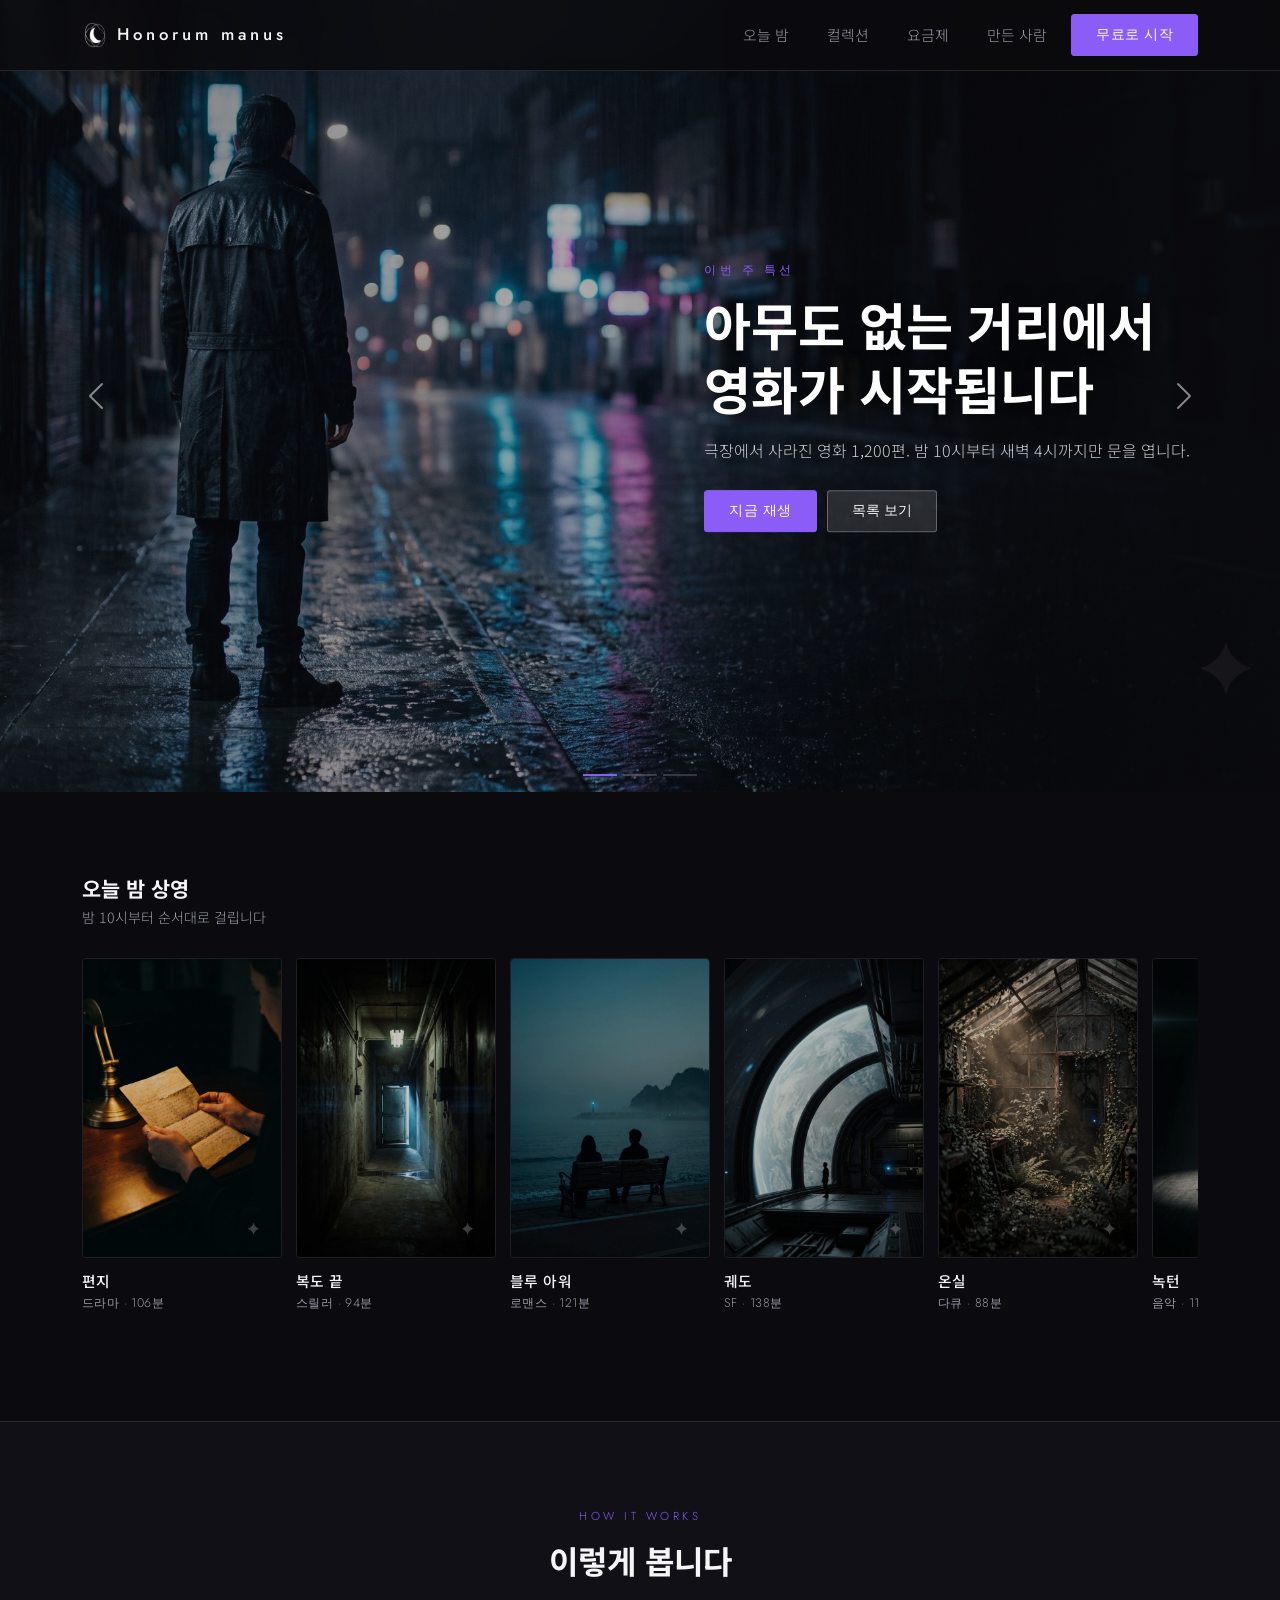
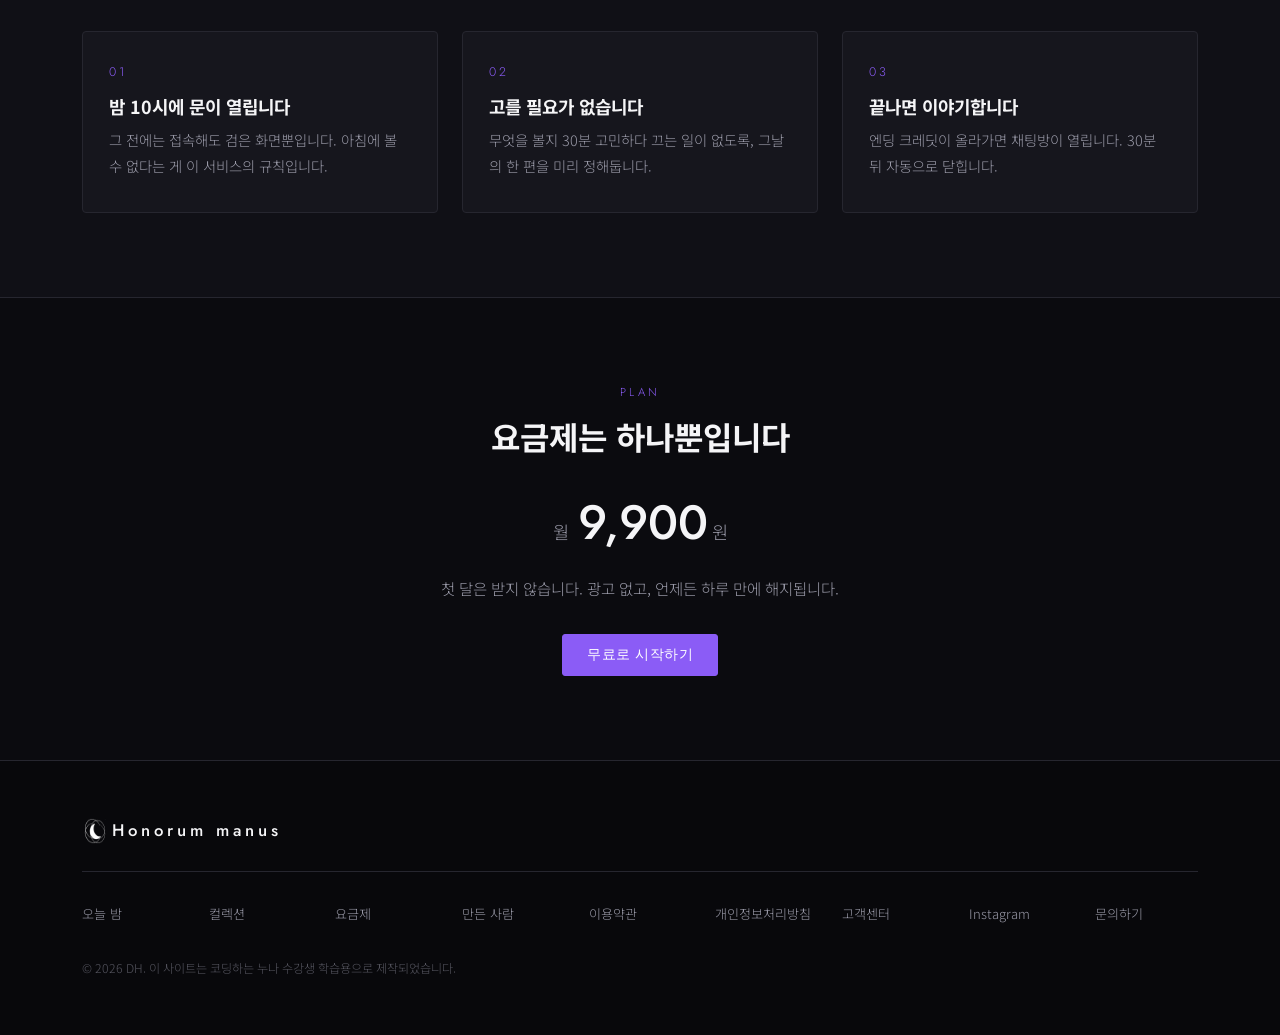
<file: index.html>
<!DOCTYPE html>
<html lang="ko">
<head>
  <meta charset="UTF-8">
  <meta name="viewport" content="width=device-width, initial-scale=1.0">
  <title>Honorum manus — 밤에 보는 영화</title>

  <link rel="preconnect" href="https://fonts.googleapis.com">
  <link rel="preconnect" href="https://fonts.gstatic.com" crossorigin>
  <link href="https://fonts.googleapis.com/css2?family=Jost:wght@300;400;500;600&family=Noto+Sans+KR:wght@300;400;500;700&display=swap" rel="stylesheet">

  <!-- 부트스트랩 CSS 먼저, 내 CSS 나중 -->
  <link href="https://cdn.jsdelivr.net/npm/bootstrap@5.3.3/dist/css/bootstrap.min.css" rel="stylesheet">
  <link rel="stylesheet" href="css/style.css">
</head>
<body>

<!-- ================= 1. 내비게이션 바 ================= -->
<nav class="navbar navbar-expand-lg fixed-top site-nav">
  <div class="container">

    <!-- 로고 (조건 ①) -->
    <a class="navbar-brand" href="index.html">
      <img src="images/logo.png" class="logo-mark" alt="Honorum manus 로고">
      <span class="logo-text">Honorum manus</span>
    </a>

    <button class="navbar-toggler" type="button" data-bs-toggle="collapse" data-bs-target="#mainMenu" aria-controls="mainMenu" aria-expanded="false" aria-label="메뉴 열기">
      <span class="navbar-toggler-icon"></span>
    </button>

    <!-- 메뉴 (조건 ②) -->
    <div class="collapse navbar-collapse" id="mainMenu">
      <ul class="navbar-nav ms-auto align-items-lg-center">
        <li class="nav-item"><a class="nav-link" href="#tonight">오늘 밤</a></li>
        <li class="nav-item"><a class="nav-link" href="#collection">컬렉션</a></li>
        <li class="nav-item"><a class="nav-link" href="#plan">요금제</a></li>
        <li class="nav-item"><a class="nav-link" href="about.html">만든 사람</a></li>
        <li class="nav-item ms-lg-3">
          <a class="btn btn-brand" href="#plan">무료로 시작</a>
        </li>
      </ul>
    </div>

  </div>
</nav>


<!-- ================= 2. 캐러셀 (조건 ⑤) ================= -->
<header id="hero">
  <div id="heroCarousel" class="carousel slide carousel-fade" data-bs-ride="carousel">

    <div class="carousel-indicators">
      <button type="button" data-bs-target="#heroCarousel" data-bs-slide-to="0" class="active" aria-current="true" aria-label="슬라이드 1"></button>
      <button type="button" data-bs-target="#heroCarousel" data-bs-slide-to="1" aria-label="슬라이드 2"></button>
      <button type="button" data-bs-target="#heroCarousel" data-bs-slide-to="2" aria-label="슬라이드 3"></button>
    </div>

    <div class="carousel-inner">

      <!-- 슬라이드 1 — 사람이 왼쪽에 있으므로 글자는 오른쪽 -->
      <div class="carousel-item active">
        <img src="images/hero-1.jpg" class="d-block w-100 hero-img" alt="비 내리는 도시의 밤거리">
        <div class="hero-shade shade-left"></div>
        <div class="carousel-caption hero-caption cap-right">
          <p class="eyebrow">이번 주 특선</p>
          <h1 class="hero-title">아무도 없는 거리에서<br>영화가 시작됩니다</h1>
          <p class="hero-sub">극장에서 사라진 영화 1,200편. 밤 10시부터 새벽 4시까지만 문을 엽니다.</p>
          <div class="hero-btns">
            <a href="#tonight" class="btn btn-brand btn-lg">지금 재생</a>
            <a href="#collection" class="btn btn-ghost btn-lg">목록 보기</a>
          </div>
        </div>
      </div>

      <!-- 슬라이드 2 — 좌우 대칭 구도이므로 글자는 가운데 -->
      <div class="carousel-item">
        <img src="images/hero-2.jpg" class="d-block w-100 hero-img" alt="빈 극장의 객석과 영사기 빛">
        <div class="hero-shade shade-bottom"></div>
        <div class="carousel-caption hero-caption cap-center">
          <p class="eyebrow">단관 상영</p>
          <h1 class="hero-title">한 번에 한 편만</h1>
          <p class="hero-sub">추천 알고리즘을 쓰지 않습니다. 매일 밤 프로그래머가 한 편을 골라 겁니다.</p>
          <div class="hero-btns">
            <a href="#tonight" class="btn btn-brand btn-lg">오늘 밤 상영작</a>
          </div>
        </div>
      </div>

      <!-- 슬라이드 3 — 하늘이 비어 있으므로 글자는 왼쪽 위 -->
      <div class="carousel-item">
        <img src="images/hero-3.jpg" class="d-block w-100 hero-img" alt="도시의 야경">
        <div class="hero-shade shade-top"></div>
        <div class="carousel-caption hero-caption cap-top">
          <p class="eyebrow">40개 도시</p>
          <h1 class="hero-title">같은 시각,<br>같은 영화</h1>
          <p class="hero-sub">전 세계 구독자가 동시에 같은 화면을 봅니다. 끝나면 채팅방이 열립니다.</p>
          <div class="hero-btns">
            <a href="#plan" class="btn btn-brand btn-lg">첫 달 무료</a>
          </div>
        </div>
      </div>

    </div>

    <button class="carousel-control-prev" type="button" data-bs-target="#heroCarousel" data-bs-slide="prev">
      <span class="carousel-control-prev-icon" aria-hidden="true"></span>
      <span class="visually-hidden">이전</span>
    </button>
    <button class="carousel-control-next" type="button" data-bs-target="#heroCarousel" data-bs-slide="next">
      <span class="carousel-control-next-icon" aria-hidden="true"></span>
      <span class="visually-hidden">다음</span>
    </button>

  </div>
</header>


<!-- ================= 3. 가로 스크롤 포스터 줄 ================= -->
<section id="tonight" class="section">
  <div class="container">
    <h2 class="row-title">오늘 밤 상영</h2>
    <p class="row-sub">밤 10시부터 순서대로 걸립니다</p>
  </div>

  <!-- 좌우로 밀어서 보는 줄. overflow-x: auto 하나로 만듭니다 -->
  <div class="container">
  <div class="poster-rail">
    <a class="poster" href="#">
      <img src="images/poster-1.jpg" alt="등불 아래 편지를 읽는 손">
      <span class="poster-meta"><b>편지</b>드라마 · 106분</span>
    </a>
    <a class="poster" href="#">
      <img src="images/poster-2.jpg" alt="지하 복도 끝의 문">
      <span class="poster-meta"><b>복도 끝</b>스릴러 · 94분</span>
    </a>
    <a class="poster" href="#">
      <img src="images/poster-3.jpg" alt="바다를 보는 두 사람의 실루엣">
      <span class="poster-meta"><b>블루 아워</b>로맨스 · 121분</span>
    </a>
    <a class="poster" href="#">
      <img src="images/poster-4.jpg" alt="우주정거장 창밖의 행성">
      <span class="poster-meta"><b>궤도</b>SF · 138분</span>
    </a>
    <a class="poster" href="#">
      <img src="images/poster-5.jpg" alt="덩굴로 뒤덮인 온실">
      <span class="poster-meta"><b>온실</b>다큐 · 88분</span>
    </a>
    <a class="poster" href="#">
      <img src="images/poster-6.jpg" alt="빈 무대 위의 그랜드 피아노">
      <span class="poster-meta"><b>녹턴</b>음악 · 112분</span>
    </a>
  </div>
  </div>
</section>


<!-- ================= 4. 카드 3개 (col-md-4 / col-sm-12) ================= -->
<section id="collection" class="section section-tint">
  <div class="container">

    <p class="eyebrow text-center">HOW IT WORKS</p>
    <h2 class="section-title text-center">이렇게 봅니다</h2>

    <div class="row g-4 mt-4">

      <div class="col-md-4 col-sm-12">
        <div class="card h-100 brand-card">
          <div class="card-body">
            <p class="card-step">01</p>
            <h3 class="card-title">밤 10시에 문이 열립니다</h3>
            <p class="card-text">그 전에는 접속해도 검은 화면뿐입니다. 아침에 볼 수 없다는 게 이 서비스의 규칙입니다.</p>
          </div>
        </div>
      </div>

      <div class="col-md-4 col-sm-12">
        <div class="card h-100 brand-card">
          <div class="card-body">
            <p class="card-step">02</p>
            <h3 class="card-title">고를 필요가 없습니다</h3>
            <p class="card-text">무엇을 볼지 30분 고민하다 끄는 일이 없도록, 그날의 한 편을 미리 정해둡니다.</p>
          </div>
        </div>
      </div>

      <div class="col-md-4 col-sm-12">
        <div class="card h-100 brand-card">
          <div class="card-body">
            <p class="card-step">03</p>
            <h3 class="card-title">끝나면 이야기합니다</h3>
            <p class="card-text">엔딩 크레딧이 올라가면 채팅방이 열립니다. 30분 뒤 자동으로 닫힙니다.</p>
          </div>
        </div>
      </div>

    </div>
  </div>
</section>


<!-- ================= 5. 요금제 ================= -->
<section id="plan" class="section plan-band">
  <div class="container text-center">
    <p class="eyebrow">PLAN</p>
    <h2 class="section-title">요금제는 하나뿐입니다</h2>
    <p class="plan-price">월 <b>9,900</b>원</p>
    <p class="section-lead">첫 달은 받지 않습니다. 광고 없고, 언제든 하루 만에 해지됩니다.</p>
    <a href="#" class="btn btn-brand btn-lg mt-3">무료로 시작하기</a>
  </div>
</section>


<!-- ================= 6. 푸터 (조건 ③) ================= -->
<footer class="site-footer">
  <div class="container">

    <div class="first-line">
      <img src="images/logo.png" class="logo-mark" alt="Honorum manus 로고">
      <span class="logo-text">Honorum manus</span>
    </div>

    <div class="second-line">
      <div class="row">
        <div class="col"><a href="#tonight">오늘 밤</a></div>
        <div class="col"><a href="#collection">컬렉션</a></div>
        <div class="col"><a href="#plan">요금제</a></div>
        <div class="col"><a href="about.html">만든 사람</a></div>
        <div class="col"><a href="#">이용약관</a></div>
        <div class="col"><a href="#">개인정보처리방침</a></div>
        <div class="col"><a href="#">고객센터</a></div>
        <div class="col"><a href="#">Instagram</a></div>
        <div class="col"><a href="#">문의하기</a></div>
      </div>
    </div>

    <div class="third-line">
      <p>서울시 용산구 한남동 30, 10층</p>
      <p>고객센터 평일 09:00 – 18:00</p>
    </div>

    <p class="copyright">© 2026 DH. 이 사이트는 코딩하는 누나 수강생 학습용으로 제작되었습니다.</p>

  </div>
</footer>

<!-- 부트스트랩 JS는 body 맨 끝 -->
<script src="https://cdn.jsdelivr.net/npm/bootstrap@5.3.3/dist/js/bootstrap.bundle.min.js"></script>
</body>
</html>
</file>
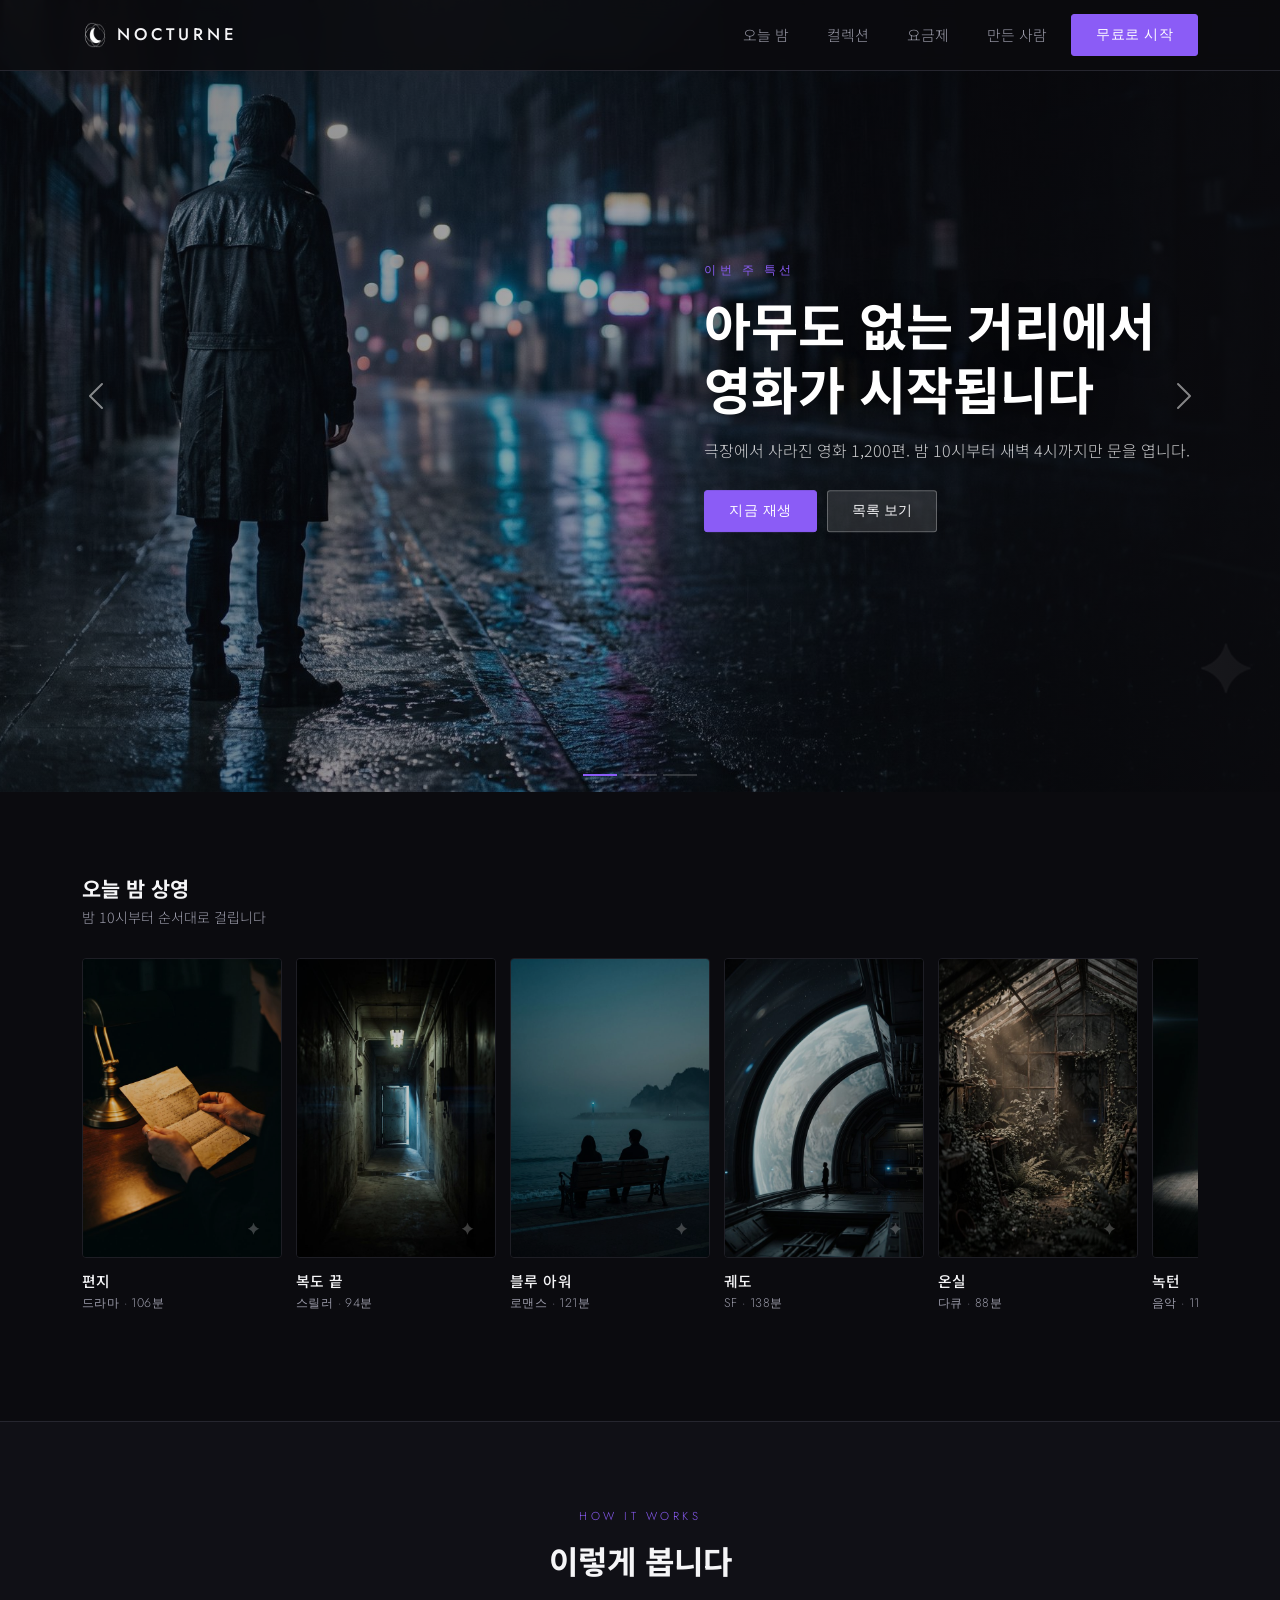
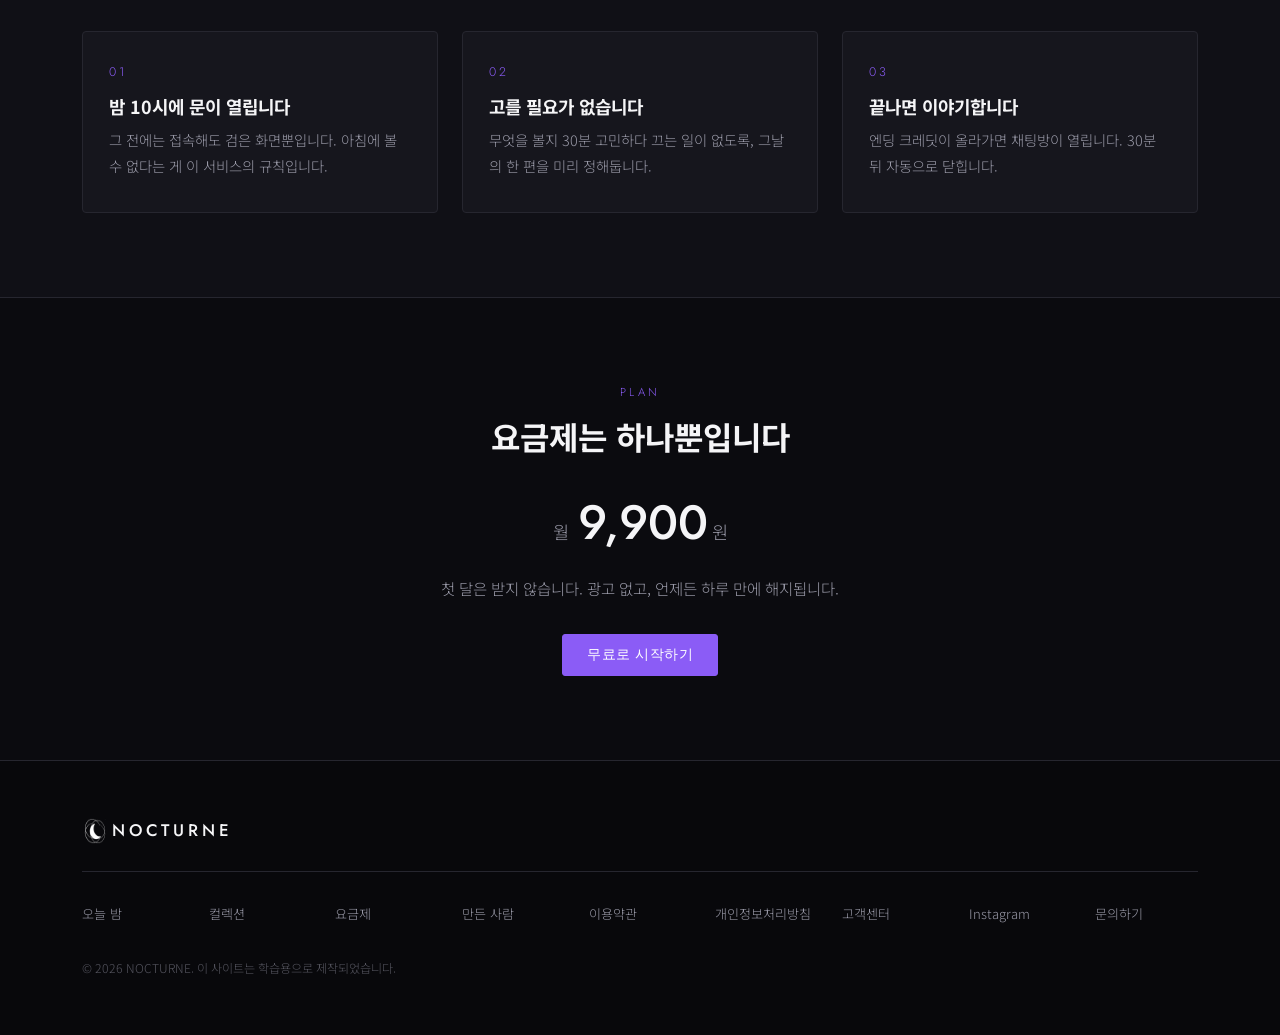
<file: nocturne/index.html>
<!DOCTYPE html>
<html lang="ko">
<head>
  <meta charset="UTF-8">
  <meta name="viewport" content="width=device-width, initial-scale=1.0">
  <title>NOCTURNE — 밤에 보는 영화</title>

  <link rel="preconnect" href="https://fonts.googleapis.com">
  <link rel="preconnect" href="https://fonts.gstatic.com" crossorigin>
  <link href="https://fonts.googleapis.com/css2?family=Jost:wght@300;400;500;600&family=Noto+Sans+KR:wght@300;400;500;700&display=swap" rel="stylesheet">

  <!-- 부트스트랩 CSS 먼저, 내 CSS 나중 -->
  <link href="https://cdn.jsdelivr.net/npm/bootstrap@5.3.3/dist/css/bootstrap.min.css" rel="stylesheet">
  <link rel="stylesheet" href="css/style.css">
</head>
<body>

<!-- ================= 1. 내비게이션 바 ================= -->
<nav class="navbar navbar-expand-lg fixed-top site-nav">
  <div class="container">

    <!-- 로고 (조건 ①) -->
    <a class="navbar-brand" href="index.html">
      <img src="images/logo.png" class="logo-mark" alt="NOCTURNE 로고">
      <span class="logo-text">NOCTURNE</span>
    </a>

    <button class="navbar-toggler" type="button" data-bs-toggle="collapse" data-bs-target="#mainMenu" aria-controls="mainMenu" aria-expanded="false" aria-label="메뉴 열기">
      <span class="navbar-toggler-icon"></span>
    </button>

    <!-- 메뉴 (조건 ②) -->
    <div class="collapse navbar-collapse" id="mainMenu">
      <ul class="navbar-nav ms-auto align-items-lg-center">
        <li class="nav-item"><a class="nav-link" href="#tonight">오늘 밤</a></li>
        <li class="nav-item"><a class="nav-link" href="#collection">컬렉션</a></li>
        <li class="nav-item"><a class="nav-link" href="#plan">요금제</a></li>
        <li class="nav-item"><a class="nav-link" href="about.html">만든 사람</a></li>
        <li class="nav-item ms-lg-3">
          <a class="btn btn-brand" href="#plan">무료로 시작</a>
        </li>
      </ul>
    </div>

  </div>
</nav>


<!-- ================= 2. 캐러셀 (조건 ⑤) ================= -->
<header id="hero">
  <div id="heroCarousel" class="carousel slide carousel-fade" data-bs-ride="carousel">

    <div class="carousel-indicators">
      <button type="button" data-bs-target="#heroCarousel" data-bs-slide-to="0" class="active" aria-current="true" aria-label="슬라이드 1"></button>
      <button type="button" data-bs-target="#heroCarousel" data-bs-slide-to="1" aria-label="슬라이드 2"></button>
      <button type="button" data-bs-target="#heroCarousel" data-bs-slide-to="2" aria-label="슬라이드 3"></button>
    </div>

    <div class="carousel-inner">

      <!-- 슬라이드 1 — 사람이 왼쪽에 있으므로 글자는 오른쪽 -->
      <div class="carousel-item active">
        <img src="images/hero-1.jpg" class="d-block w-100 hero-img" alt="비 내리는 도시의 밤거리">
        <div class="hero-shade shade-left"></div>
        <div class="carousel-caption hero-caption cap-right">
          <p class="eyebrow">이번 주 특선</p>
          <h1 class="hero-title">아무도 없는 거리에서<br>영화가 시작됩니다</h1>
          <p class="hero-sub">극장에서 사라진 영화 1,200편. 밤 10시부터 새벽 4시까지만 문을 엽니다.</p>
          <div class="hero-btns">
            <a href="#tonight" class="btn btn-brand btn-lg">지금 재생</a>
            <a href="#collection" class="btn btn-ghost btn-lg">목록 보기</a>
          </div>
        </div>
      </div>

      <!-- 슬라이드 2 — 좌우 대칭 구도이므로 글자는 가운데 -->
      <div class="carousel-item">
        <img src="images/hero-2.jpg" class="d-block w-100 hero-img" alt="빈 극장의 객석과 영사기 빛">
        <div class="hero-shade shade-bottom"></div>
        <div class="carousel-caption hero-caption cap-center">
          <p class="eyebrow">단관 상영</p>
          <h1 class="hero-title">한 번에 한 편만</h1>
          <p class="hero-sub">추천 알고리즘을 쓰지 않습니다. 매일 밤 프로그래머가 한 편을 골라 겁니다.</p>
          <div class="hero-btns">
            <a href="#tonight" class="btn btn-brand btn-lg">오늘 밤 상영작</a>
          </div>
        </div>
      </div>

      <!-- 슬라이드 3 — 하늘이 비어 있으므로 글자는 왼쪽 위 -->
      <div class="carousel-item">
        <img src="images/hero-3.jpg" class="d-block w-100 hero-img" alt="도시의 야경">
        <div class="hero-shade shade-top"></div>
        <div class="carousel-caption hero-caption cap-top">
          <p class="eyebrow">40개 도시</p>
          <h1 class="hero-title">같은 시각,<br>같은 영화</h1>
          <p class="hero-sub">전 세계 구독자가 동시에 같은 화면을 봅니다. 끝나면 채팅방이 열립니다.</p>
          <div class="hero-btns">
            <a href="#plan" class="btn btn-brand btn-lg">첫 달 무료</a>
          </div>
        </div>
      </div>

    </div>

    <button class="carousel-control-prev" type="button" data-bs-target="#heroCarousel" data-bs-slide="prev">
      <span class="carousel-control-prev-icon" aria-hidden="true"></span>
      <span class="visually-hidden">이전</span>
    </button>
    <button class="carousel-control-next" type="button" data-bs-target="#heroCarousel" data-bs-slide="next">
      <span class="carousel-control-next-icon" aria-hidden="true"></span>
      <span class="visually-hidden">다음</span>
    </button>

  </div>
</header>


<!-- ================= 3. 가로 스크롤 포스터 줄 ================= -->
<section id="tonight" class="section">
  <div class="container">
    <h2 class="row-title">오늘 밤 상영</h2>
    <p class="row-sub">밤 10시부터 순서대로 걸립니다</p>
  </div>

  <!-- 좌우로 밀어서 보는 줄. overflow-x: auto 하나로 만듭니다 -->
  <div class="container">
  <div class="poster-rail">
    <a class="poster" href="#">
      <img src="images/poster-1.jpg" alt="등불 아래 편지를 읽는 손">
      <span class="poster-meta"><b>편지</b>드라마 · 106분</span>
    </a>
    <a class="poster" href="#">
      <img src="images/poster-2.jpg" alt="지하 복도 끝의 문">
      <span class="poster-meta"><b>복도 끝</b>스릴러 · 94분</span>
    </a>
    <a class="poster" href="#">
      <img src="images/poster-3.jpg" alt="바다를 보는 두 사람의 실루엣">
      <span class="poster-meta"><b>블루 아워</b>로맨스 · 121분</span>
    </a>
    <a class="poster" href="#">
      <img src="images/poster-4.jpg" alt="우주정거장 창밖의 행성">
      <span class="poster-meta"><b>궤도</b>SF · 138분</span>
    </a>
    <a class="poster" href="#">
      <img src="images/poster-5.jpg" alt="덩굴로 뒤덮인 온실">
      <span class="poster-meta"><b>온실</b>다큐 · 88분</span>
    </a>
    <a class="poster" href="#">
      <img src="images/poster-6.jpg" alt="빈 무대 위의 그랜드 피아노">
      <span class="poster-meta"><b>녹턴</b>음악 · 112분</span>
    </a>
  </div>
  </div>
</section>


<!-- ================= 4. 카드 3개 (col-md-4 / col-sm-12) ================= -->
<section id="collection" class="section section-tint">
  <div class="container">

    <p class="eyebrow text-center">HOW IT WORKS</p>
    <h2 class="section-title text-center">이렇게 봅니다</h2>

    <div class="row g-4 mt-4">

      <div class="col-md-4 col-sm-12">
        <div class="card h-100 brand-card">
          <div class="card-body">
            <p class="card-step">01</p>
            <h3 class="card-title">밤 10시에 문이 열립니다</h3>
            <p class="card-text">그 전에는 접속해도 검은 화면뿐입니다. 아침에 볼 수 없다는 게 이 서비스의 규칙입니다.</p>
          </div>
        </div>
      </div>

      <div class="col-md-4 col-sm-12">
        <div class="card h-100 brand-card">
          <div class="card-body">
            <p class="card-step">02</p>
            <h3 class="card-title">고를 필요가 없습니다</h3>
            <p class="card-text">무엇을 볼지 30분 고민하다 끄는 일이 없도록, 그날의 한 편을 미리 정해둡니다.</p>
          </div>
        </div>
      </div>

      <div class="col-md-4 col-sm-12">
        <div class="card h-100 brand-card">
          <div class="card-body">
            <p class="card-step">03</p>
            <h3 class="card-title">끝나면 이야기합니다</h3>
            <p class="card-text">엔딩 크레딧이 올라가면 채팅방이 열립니다. 30분 뒤 자동으로 닫힙니다.</p>
          </div>
        </div>
      </div>

    </div>
  </div>
</section>


<!-- ================= 5. 요금제 ================= -->
<section id="plan" class="section plan-band">
  <div class="container text-center">
    <p class="eyebrow">PLAN</p>
    <h2 class="section-title">요금제는 하나뿐입니다</h2>
    <p class="plan-price">월 <b>9,900</b>원</p>
    <p class="section-lead">첫 달은 받지 않습니다. 광고 없고, 언제든 하루 만에 해지됩니다.</p>
    <a href="#" class="btn btn-brand btn-lg mt-3">무료로 시작하기</a>
  </div>
</section>


<!-- ================= 6. 푸터 (조건 ③) ================= -->
<footer class="site-footer">
  <div class="container">

    <div class="first-line">
      <img src="images/logo.png" class="logo-mark" alt="NOCTURNE 로고">
      <span class="logo-text">NOCTURNE</span>
    </div>

    <div class="second-line">
      <div class="row">
        <div class="col"><a href="#tonight">오늘 밤</a></div>
        <div class="col"><a href="#collection">컬렉션</a></div>
        <div class="col"><a href="#plan">요금제</a></div>
        <div class="col"><a href="about.html">만든 사람</a></div>
        <div class="col"><a href="#">이용약관</a></div>
        <div class="col"><a href="#">개인정보처리방침</a></div>
        <div class="col"><a href="#">고객센터</a></div>
        <div class="col"><a href="#">Instagram</a></div>
        <div class="col"><a href="#">문의하기</a></div>
      </div>
    </div>

    <div class="third-line">
      <p>서울시 마포구 와우산로 29, 3층</p>
      <p>고객센터 평일 13:00 – 22:00</p>
    </div>

    <p class="copyright">© 2026 NOCTURNE. 이 사이트는 학습용으로 제작되었습니다.</p>

  </div>
</footer>

<!-- 부트스트랩 JS는 body 맨 끝 -->
<script src="https://cdn.jsdelivr.net/npm/bootstrap@5.3.3/dist/js/bootstrap.bundle.min.js"></script>
</body>
</html>
</file>
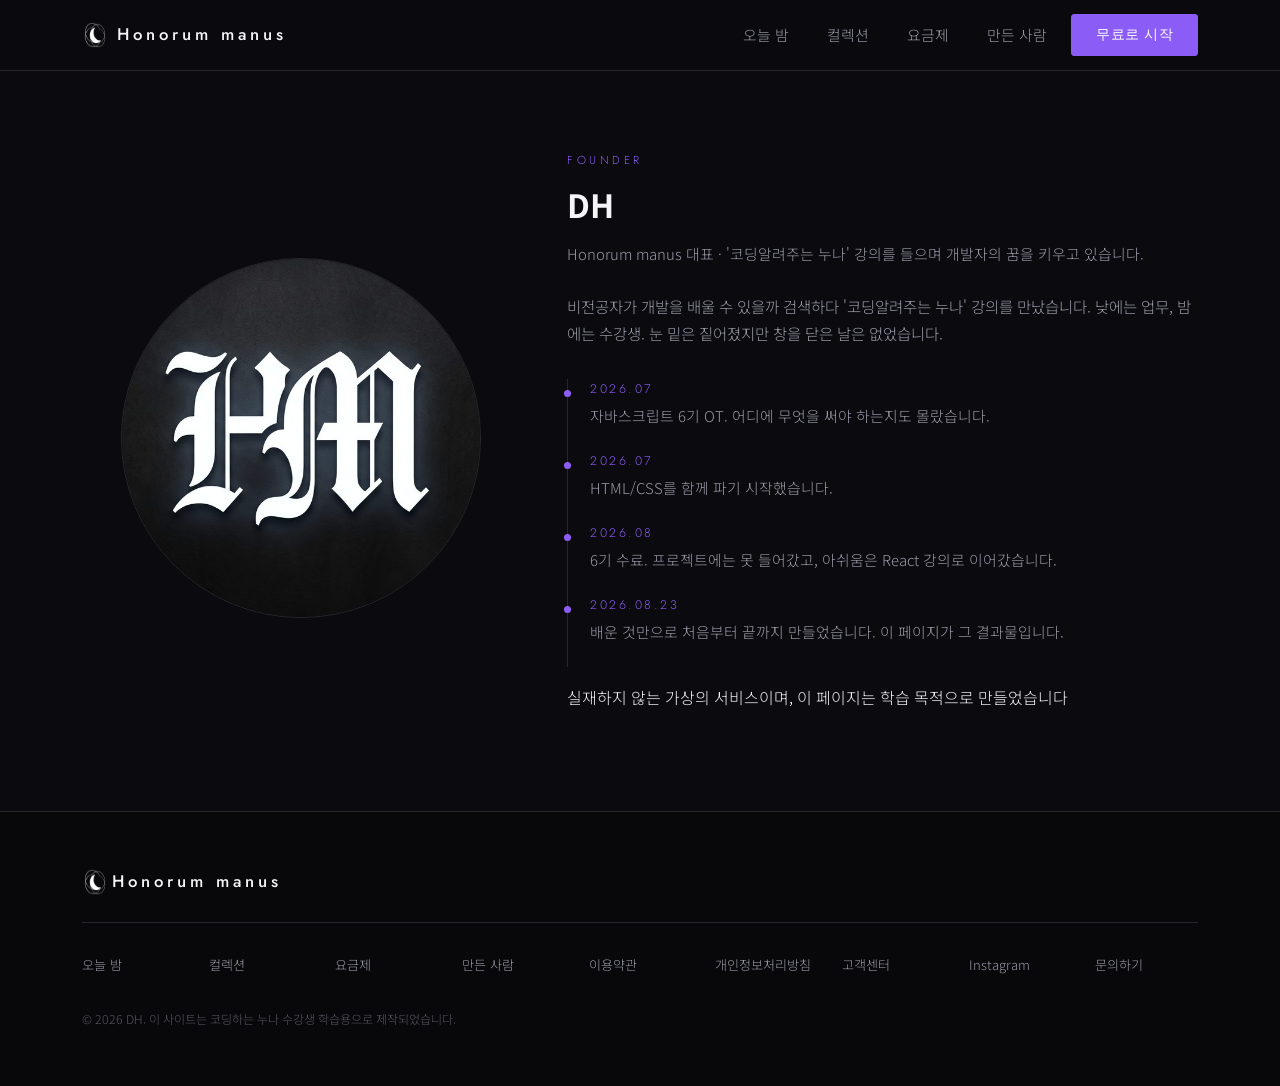
<file: about.html>
<!DOCTYPE html>
<html lang="ko">
<head>
  <meta charset="UTF-8">
  <meta name="viewport" content="width=device-width, initial-scale=1.0">
  <title>만든 사람 — Honorum manus</title>

  <link rel="preconnect" href="https://fonts.googleapis.com">
  <link rel="preconnect" href="https://fonts.gstatic.com" crossorigin>
  <link href="https://fonts.googleapis.com/css2?family=Jost:wght@300;400;500;600&family=Noto+Sans+KR:wght@300;400;500;700&display=swap" rel="stylesheet">

  <link href="https://cdn.jsdelivr.net/npm/bootstrap@5.3.3/dist/css/bootstrap.min.css" rel="stylesheet">
  <link rel="stylesheet" href="css/style.css">
</head>
<body>

<!-- ================= 내비게이션 바 ================= -->
<nav class="navbar navbar-expand-lg fixed-top site-nav">
  <div class="container">
    <a class="navbar-brand" href="index.html">
      <img src="images/logo.png" class="logo-mark" alt="Honorum manus 로고">
      <span class="logo-text">Honorum manus</span>
    </a>

    <button class="navbar-toggler" type="button" data-bs-toggle="collapse" data-bs-target="#mainMenu" aria-controls="mainMenu" aria-expanded="false" aria-label="메뉴 열기">
      <span class="navbar-toggler-icon"></span>
    </button>

    <div class="collapse navbar-collapse" id="mainMenu">
      <ul class="navbar-nav ms-auto align-items-lg-center">
        <li class="nav-item"><a class="nav-link" href="index.html#tonight">오늘 밤</a></li>
        <li class="nav-item"><a class="nav-link" href="index.html#collection">컬렉션</a></li>
        <li class="nav-item"><a class="nav-link" href="index.html#plan">요금제</a></li>
        <li class="nav-item"><a class="nav-link" href="about.html">만든 사람</a></li>
        <li class="nav-item ms-lg-3">
          <a class="btn btn-brand" href="index.html#plan">무료로 시작</a>
        </li>
      </ul>
    </div>
  </div>
</nav>


<!-- ================= 창업자 소개 =============== -->
<section class="section section-below-nav">
  <div class="container">
    <div class="row align-items-center g-5">

      <div class="col-md-5 text-center">
        <!-- 사진 교체: images/founder.jpg -->
        <img src="images/founder.jpg" class="founder-photo" alt="창업자 사진">
      </div>

      <div class="col-md-7">
        <p class="eyebrow">FOUNDER</p>
        <h1 class="section-title">DH</h1>
<p class="founder-role">Honorum manus 대표 · '코딩알려주는 누나' 강의를 들으며 개발자의 꿈을 키우고 있습니다.</p>

<p class="section-lead">
  비전공자가 개발을 배울 수 있을까 검색하다 '코딩알려주는 누나' 강의를 만났습니다.
  낮에는 업무, 밤에는 수강생. 눈 밑은 짙어졌지만 창을 닫은 날은 없었습니다.
</p>

<ul class="timeline">
  <li>
    <span class="year">2026.07</span>
    자바스크립트 6기 OT. 어디에 무엇을 써야 하는지도 몰랐습니다.
  </li>
  <li>
    <span class="year">2026.07</span>
    HTML/CSS를 함께 파기 시작했습니다.
  </li>
  <li>
    <span class="year">2026.08</span>
    6기 수료. 프로젝트에는 못 들어갔고, 아쉬움은 React 강의로 이어갔습니다.
  </li>
  <li>
    <span class="year">2026.08.23</span>
    배운 것만으로 처음부터 끝까지 만들었습니다. 이 페이지가 그 결과물입니다.
  </li>
</ul>

<p class="footnote">실재하지 않는 가상의 서비스이며, 이 페이지는 학습 목적으로 만들었습니다</p>
</section>


<!-- ================= 푸터 ================ -->
<footer class="site-footer">
  <div class="container">

    <div class="first-line">
      <img src="images/logo.png" class="logo-mark" alt="Honorum manus 로고">
      <span class="logo-text">Honorum manus</span>
    </div>

    <div class="second-line">
      <div class="row">
        <div class="col"><a href="index.html#tonight">오늘 밤</a></div>
        <div class="col"><a href="index.html#collection">컬렉션</a></div>
        <div class="col"><a href="index.html#plan">요금제</a></div>
        <div class="col"><a href="about.html">만든 사람</a></div>
        <div class="col"><a href="#">이용약관</a></div>
        <div class="col"><a href="#">개인정보처리방침</a></div>
        <div class="col"><a href="#">고객센터</a></div>
        <div class="col"><a href="#">Instagram</a></div>
        <div class="col"><a href="#">문의하기</a></div>
      </div>
    </div>

    <div class="third-line">
      <p>서울시 용산구 한남동 30, 10층</p>
      <p>고객센터 평일 09:00 – 18:00</p>
    </div>

    <p class="copyright">© 2026 DH. 이 사이트는 코딩하는 누나 수강생 학습용으로 제작되었습니다.</p>

  </div>
</footer>

<script src="https://cdn.jsdelivr.net/npm/bootstrap@5.3.3/dist/js/bootstrap.bundle.min.js"></script>
</body>
</html>
</file>
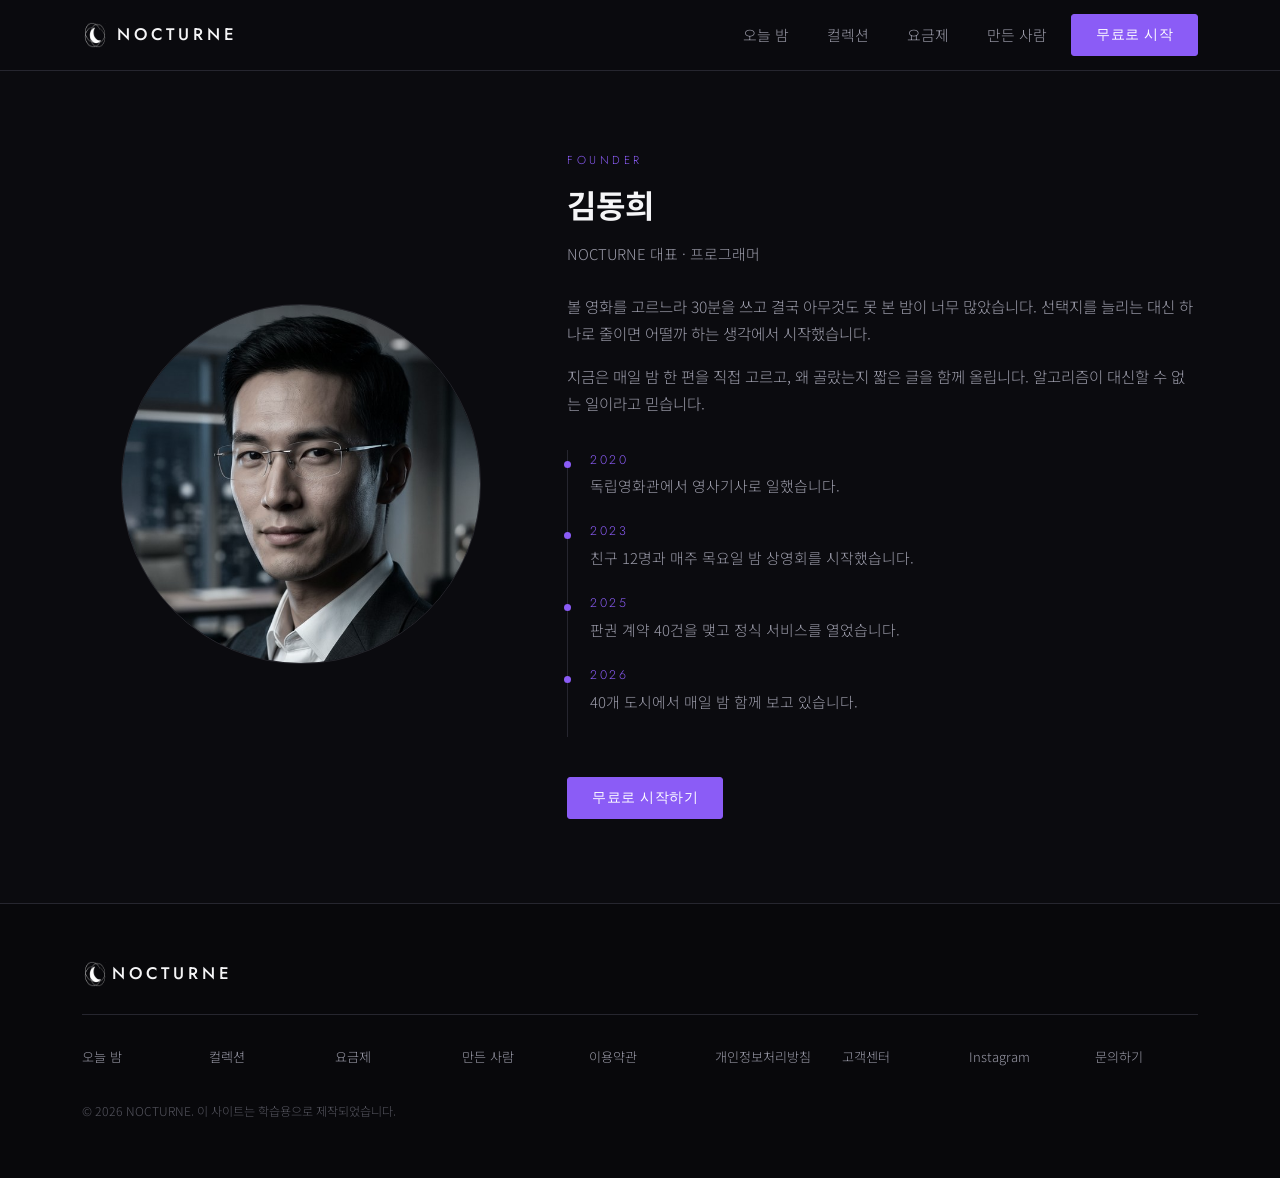
<file: nocturne/about.html>
<!DOCTYPE html>
<html lang="ko">
<head>
  <meta charset="UTF-8">
  <meta name="viewport" content="width=device-width, initial-scale=1.0">
  <title>만든 사람 — NOCTURNE</title>

  <link rel="preconnect" href="https://fonts.googleapis.com">
  <link rel="preconnect" href="https://fonts.gstatic.com" crossorigin>
  <link href="https://fonts.googleapis.com/css2?family=Jost:wght@300;400;500;600&family=Noto+Sans+KR:wght@300;400;500;700&display=swap" rel="stylesheet">

  <link href="https://cdn.jsdelivr.net/npm/bootstrap@5.3.3/dist/css/bootstrap.min.css" rel="stylesheet">
  <link rel="stylesheet" href="css/style.css">
</head>
<body>

<!-- ================= 내비게이션 바 ================= -->
<nav class="navbar navbar-expand-lg fixed-top site-nav">
  <div class="container">
    <a class="navbar-brand" href="index.html">
      <img src="images/logo.png" class="logo-mark" alt="NOCTURNE 로고">
      <span class="logo-text">NOCTURNE</span>
    </a>

    <button class="navbar-toggler" type="button" data-bs-toggle="collapse" data-bs-target="#mainMenu" aria-controls="mainMenu" aria-expanded="false" aria-label="메뉴 열기">
      <span class="navbar-toggler-icon"></span>
    </button>

    <div class="collapse navbar-collapse" id="mainMenu">
      <ul class="navbar-nav ms-auto align-items-lg-center">
        <li class="nav-item"><a class="nav-link" href="index.html#tonight">오늘 밤</a></li>
        <li class="nav-item"><a class="nav-link" href="index.html#collection">컬렉션</a></li>
        <li class="nav-item"><a class="nav-link" href="index.html#plan">요금제</a></li>
        <li class="nav-item"><a class="nav-link" href="about.html">만든 사람</a></li>
        <li class="nav-item ms-lg-3">
          <a class="btn btn-brand" href="index.html#plan">무료로 시작</a>
        </li>
      </ul>
    </div>
  </div>
</nav>


<!-- ================= 창업자 소개 (조건 ⑥) ================= -->
<section class="section section-below-nav">
  <div class="container">
    <div class="row align-items-center g-5">

      <div class="col-md-5 text-center">
        <!-- 사진 교체: images/founder.jpg -->
        <img src="images/founder.jpg" class="founder-photo" alt="창업자 사진">
      </div>

      <div class="col-md-7">
        <p class="eyebrow">FOUNDER</p>
        <h1 class="section-title">김동희</h1>
        <p class="founder-role">NOCTURNE 대표 · 프로그래머</p>

        <p class="section-lead">
          볼 영화를 고르느라 30분을 쓰고 결국 아무것도 못 본 밤이 너무 많았습니다.
          선택지를 늘리는 대신 하나로 줄이면 어떨까 하는 생각에서 시작했습니다.
        </p>
        <p class="section-lead">
          지금은 매일 밤 한 편을 직접 고르고, 왜 골랐는지 짧은 글을 함께 올립니다.
          알고리즘이 대신할 수 없는 일이라고 믿습니다.
        </p>

        <ul class="timeline">
          <li>
            <span class="year">2020</span>
            독립영화관에서 영사기사로 일했습니다.
          </li>
          <li>
            <span class="year">2023</span>
            친구 12명과 매주 목요일 밤 상영회를 시작했습니다.
          </li>
          <li>
            <span class="year">2025</span>
            판권 계약 40건을 맺고 정식 서비스를 열었습니다.
          </li>
          <li>
            <span class="year">2026</span>
            40개 도시에서 매일 밤 함께 보고 있습니다.
          </li>
        </ul>

        <a href="index.html#plan" class="btn btn-brand mt-4">무료로 시작하기</a>
      </div>

    </div>
  </div>
</section>


<!-- ================= 푸터 ================= -->
<footer class="site-footer">
  <div class="container">

    <div class="first-line">
      <img src="images/logo.png" class="logo-mark" alt="NOCTURNE 로고">
      <span class="logo-text">NOCTURNE</span>
    </div>

    <div class="second-line">
      <div class="row">
        <div class="col"><a href="index.html#tonight">오늘 밤</a></div>
        <div class="col"><a href="index.html#collection">컬렉션</a></div>
        <div class="col"><a href="index.html#plan">요금제</a></div>
        <div class="col"><a href="about.html">만든 사람</a></div>
        <div class="col"><a href="#">이용약관</a></div>
        <div class="col"><a href="#">개인정보처리방침</a></div>
        <div class="col"><a href="#">고객센터</a></div>
        <div class="col"><a href="#">Instagram</a></div>
        <div class="col"><a href="#">문의하기</a></div>
      </div>
    </div>

    <div class="third-line">
      <p>서울시 마포구 와우산로 29, 3층</p>
      <p>고객센터 평일 13:00 – 22:00</p>
    </div>

    <p class="copyright">© 2026 NOCTURNE. 이 사이트는 학습용으로 제작되었습니다.</p>

  </div>
</footer>

<script src="https://cdn.jsdelivr.net/npm/bootstrap@5.3.3/dist/js/bootstrap.bundle.min.js"></script>
</body>
</html>
</file>
<file: css/style.css>
/* ===========================================================
   Honorum manus — 커스텀 스타일 (다크 테마)
   =========================================================== */

/* ---------- 색상 변수 (조건 ④: 일정한 메인컬러) ----------
   색을 바꾸려면 아래 여섯 줄만 고치면 전체가 따라옵니다     */
:root {
  --bg:      #0B0B0F;   /* 배경 — 거의 검정 */
  --surface: #16161D;   /* 카드 배경 */
  --line:    #26262F;   /* 구분선 */
  --accent:  #8B5CF6;   /* 메인컬러 — 바이올렛 */
  --ink:     #F5F5F7;   /* 본문 글자 */
  --muted:   #9A9AA8;   /* 흐린 글자 */
}

/* 상단 navbar 가 fixed 라서, 메뉴를 눌러 이동하면 섹션 제목이 바 뒤로 숨습니다.
   그만큼 미리 멈추도록 여유를 줍니다 */
html {
  scroll-behavior: smooth;
  scroll-padding-top: 84px;
}

body {
  font-family: 'Noto Sans KR', sans-serif;
  background-color: var(--bg);
  color: var(--ink);
  font-weight: 300;
  line-height: 1.75;
}

.logo-text,
.eyebrow,
.card-step,
.btn,
.poster-meta {
  font-family: 'Jost', sans-serif;
}


/* ===========================================================
   로고
   =========================================================== */
.navbar-brand {
  display: flex;
  align-items: center;
  gap: 9px;
}

/* 로고 마크 (투명 PNG). 흰색 원본이라 색을 바꾸려면 filter 를 씁니다 */
.logo-mark {
  width: 26px;
  height: 26px;
  object-fit: contain;
  display: inline-block;
}

.logo-text {
  font-size: 1.05rem;
  font-weight: 500;
  letter-spacing: 4px;
  color: var(--ink);
}


/* ============================================================
   내비게이션 바
   ============================================================ */
.site-nav {
  background-color: rgba(11, 11, 15, 0.86);
  backdrop-filter: blur(10px);
  border-bottom: 1px solid var(--line);
  padding-top: 14px;
  padding-bottom: 14px;
}

.site-nav .nav-link {
  color: var(--muted);
  font-size: 0.93rem;
  margin-left: 22px;
}

.site-nav .nav-link:hover {
  color: var(--ink);
}

/* 햄버거 아이콘을 밝은 색으로 (기본은 어두워서 안 보임) */
.navbar-toggler {
  border-color: var(--line);
}
.navbar-toggler-icon {
  filter: invert(1) opacity(0.7);
}


/* ============================================================
   버튼
   ============================================================ */
.btn-brand {
  background-color: var(--accent);
  color: #fff;
  border: 1px solid var(--accent);
  border-radius: 3px;
  padding: 9px 24px;
  font-size: 0.9rem;
  letter-spacing: 0.5px;
}
.btn-brand:hover {
  background-color: #7C3AED;
  border-color: #7C3AED;
  color: #fff;
}

/* 투명한 보조 버튼 */
.btn-ghost {
  background-color: rgba(255, 255, 255, 0.12);
  color: var(--ink);
  border: 1px solid rgba(255, 255, 255, 0.28);
  border-radius: 3px;
  padding: 9px 24px;
  font-size: 0.9rem;
}
.btn-ghost:hover {
  background-color: rgba(255, 255, 255, 0.22);
  color: var(--ink);
}


/* ============================================================
   캐러셀
   ============================================================ */
.hero-img {
  height: 88vh;
  min-height: 520px;
  object-fit: cover;   /* 비율 유지하고 넘치는 부분만 잘라냄 */
}

/* 사진 위에 덮는 어두운 막.
   사진마다 빈 공간 위치가 달라서 세 종류를 만들어 뒀습니다 */
.hero-shade {
  position: absolute;
  inset: 0;
}

/* 슬라이드 1 — 왼쪽에 사람, 오른쪽을 어둡게 */
.shade-left {
  background: linear-gradient(to left, rgba(11,11,15,0.88) 0%, rgba(11,11,15,0.35) 55%, rgba(11,11,15,0.55) 100%);
}
/* 슬라이드 2 — 아래쪽만 어둡게 */
.shade-bottom {
  background: linear-gradient(to top, rgba(11,11,15,0.95) 0%, rgba(11,11,15,0.15) 55%);
}
/* 슬라이드 3 — 위쪽만 어둡게 */
.shade-top {
  background: linear-gradient(to bottom, rgba(11,11,15,0.9) 0%, rgba(11,11,15,0.1) 60%);
}

.hero-caption {
  bottom: auto;
  right: auto;
  left: auto;
  padding: 0;
}

/* 글자 위치 3종 */
.cap-right {
  top: 50%;
  right: 7%;
  transform: translateY(-50%);
  max-width: 520px;
  text-align: left;
}
.cap-center {
  left: 50%;
  bottom: 13%;
  transform: translateX(-50%);
  max-width: 640px;
  text-align: center;
}
.cap-top {
  top: 17%;
  left: 7%;
  max-width: 560px;
  text-align: left;
}

.hero-title {
  font-size: 3.2rem;
  font-weight: 700;
  line-height: 1.25;
  margin-bottom: 16px;
  text-shadow: 0 2px 24px rgba(0, 0, 0, 0.6);
}

.hero-sub {
  font-size: 1rem;
  color: rgba(245, 245, 247, 0.82);
  margin-bottom: 26px;
}

.hero-btns {
  display: flex;
  gap: 10px;
}
.cap-center .hero-btns { justify-content: center; }

.eyebrow {
  font-size: 0.72rem;
  letter-spacing: 3.5px;
  color: var(--accent);
  margin-bottom: 12px;
}

/* 인디케이터를 가는 막대 모양으로 */
.carousel-indicators [data-bs-target] {
  width: 34px;
  height: 2px;
  border: none;
  background-color: rgba(255, 255, 255, 0.35);
}
.carousel-indicators .active {
  background-color: var(--accent);
}


/* ============================================================
   섹션 공통
   ============================================================ */
.section {
  padding-top: 84px;
  padding-bottom: 84px;
}

.section-tint {
  background-color: #101016;
  border-top: 1px solid var(--line);
  border-bottom: 1px solid var(--line);
}

.section-title {
  font-size: 2rem;
  font-weight: 700;
  line-height: 1.4;
  margin-bottom: 14px;
}

.section-lead {
  color: var(--muted);
  font-size: 0.97rem;
}


/* ============================================================
   가로 스크롤 포스터 줄
   ============================================================ */
.row-title {
  font-size: 1.3rem;
  font-weight: 700;
  margin-bottom: 4px;
}

.row-sub {
  color: var(--muted);
  font-size: 0.88rem;
  margin-bottom: 22px;
}

/* flex + overflow-x 두 줄이면 가로 스크롤 줄이 됩니다 */
.poster-rail {
  display: flex;
  gap: 14px;
  overflow-x: auto;
  overflow-y: hidden;        /* 마우스 올릴 때 커지는 카드 때문에 세로 스크롤바가 생기는 것 방지 */
  padding: 6px 2px 22px;
  scroll-snap-type: x mandatory;
}

/* 스크롤바를 얇게 */
.poster-rail::-webkit-scrollbar { height: 5px; }
.poster-rail::-webkit-scrollbar-thumb {
  background-color: var(--line);
  border-radius: 3px;
}

.poster {
  flex: 0 0 auto;
  width: 200px;
  text-decoration: none;
  scroll-snap-align: start;
}

.poster img {
  width: 100%;
  aspect-ratio: 2 / 3;      /* 세로 포스터 비율 고정 */
  object-fit: cover;
  border-radius: 4px;
  border: 1px solid var(--line);
  /* 평소엔 살짝 어둡게 두고 마우스를 올리면 밝아지게 — 넷플릭스식 강조 */
  filter: brightness(0.78);
  transition: transform 0.25s ease, border-color 0.25s ease, filter 0.25s ease;
}

.poster:hover img {
  transform: scale(1.05);
  border-color: var(--accent);
  filter: brightness(1.05);
}

.poster-meta {
  display: block;
  margin-top: 10px;
  font-size: 0.78rem;
  color: var(--muted);
  letter-spacing: 0.4px;
}

.poster-meta b {
  display: block;
  font-family: 'Noto Sans KR', sans-serif;
  font-size: 0.92rem;
  color: var(--ink);
  font-weight: 500;
}


/* ============================================================
   카드
   ============================================================ */
.brand-card {
  background-color: var(--surface);
  border: 1px solid var(--line);
  border-radius: 4px;
}

.brand-card .card-body {
  padding: 30px 26px 34px;
}

.card-step {
  font-size: 0.78rem;
  letter-spacing: 2.5px;
  color: var(--accent);
  margin-bottom: 12px;
}

.brand-card .card-title {
  font-size: 1.12rem;
  font-weight: 700;
  color: var(--ink);
  margin-bottom: 10px;
}

.brand-card .card-text {
  font-size: 0.9rem;
  color: var(--muted);
}


/* ============================================================
   요금제
   ============================================================ */
.plan-price {
  font-size: 1.1rem;
  color: var(--muted);
  margin: 22px 0 10px;
}
.plan-price b {
  font-family: 'Jost', sans-serif;
  font-size: 3rem;
  font-weight: 500;
  color: var(--ink);
  margin: 0 4px;
}


/* ============================================================
   창업자 페이지 (about.html)
   ============================================================ */

/* 상단 navbar 가 fixed 라서 첫 섹션이 가려집니다. 그만큼 위를 띄웁니다 */
.section-below-nav {
  padding-top: 150px;
}
.founder-photo {
  width: 100%;
  max-width: 360px;
  aspect-ratio: 1 / 1;
  object-fit: cover;
  border-radius: 50%;
  border: 1px solid var(--line);
  filter: grayscale(0.3);
}

.founder-role {
  color: var(--muted);
  font-size: 0.93rem;
  margin-bottom: 26px;
}

.timeline {
  list-style: none;
  padding: 0;
  margin-top: 32px;
  border-left: 1px solid var(--line);
}

.timeline li {
  padding: 0 0 22px 22px;
  position: relative;
  color: var(--muted);
  font-size: 0.93rem;
}

.timeline li::before {
  content: '';
  position: absolute;
  left: -4px;
  top: 11px;
  width: 7px;
  height: 7px;
  background-color: var(--accent);
  border-radius: 50%;
}

.timeline .year {
  display: block;
  font-family: 'Jost', sans-serif;
  font-size: 0.78rem;
  letter-spacing: 2.5px;
  color: var(--accent);
  margin-bottom: 2px;
}


/* ============================================================
   푸터
   ============================================================ */
.site-footer {
  background-color: #08080B;
  border-top: 1px solid var(--line);
  padding-top: 54px;
  padding-bottom: 40px;
}

.site-footer .first-line {
  padding-bottom: 26px;
  border-bottom: 1px solid var(--line);
}

.site-footer .second-line {
  padding-top: 26px;
}

/* 링크 기본 스타일(파란색 + 밑줄) 제거 */
.site-footer .second-line a {
  color: var(--muted);
  text-decoration: none;
  font-size: 0.82rem;
  white-space: nowrap;
}
.site-footer .second-line a:hover {
  color: var(--accent);
}

/* 세 번째 줄은 평소엔 숨김 → 모바일에서만 나타남 */
.site-footer .third-line {
  display: none;
}
.site-footer .third-line p {
  margin: 4px 0;
  font-size: 0.82rem;
  color: var(--muted);
}

.copyright {
  margin-top: 32px;
  font-size: 0.76rem;
  color: #55555F;
}


/* ============================================================
   미디어 쿼리 ①  태블릿 (992px 이하)
   ============================================================ */
@media screen and (max-width: 992px) {

  .hero-img { height: 74vh; }
  .hero-title { font-size: 2.2rem; }

  .section { padding-top: 60px; padding-bottom: 60px; }
  .section-title { font-size: 1.65rem; }

  /* 메뉴가 세로로 펼쳐질 때 정리 */
  .site-nav .nav-link {
    margin-left: 0;
    padding: 9px 0;
  }
  .site-nav .btn-brand {
    display: inline-block;
    margin-top: 10px;
  }
}


/* ============================================================
   미디어 쿼리 ②  모바일 (768px 이하)
   ============================================================ */
@media screen and (max-width: 768px) {

  .hero-img { height: 68vh; min-height: 440px; }

  /* 좁은 화면에서는 글자 위치를 셋 다 아래 가운데로 통일 */
  .cap-right,
  .cap-center,
  .cap-top {
    top: auto;
    bottom: 12%;
    left: 6%;
    right: 6%;
    transform: none;
    max-width: none;
    text-align: center;
  }

  /* 막도 전부 아래쪽 그라데이션으로 통일 */
  .shade-left,
  .shade-bottom,
  .shade-top {
    background: linear-gradient(to top, rgba(11,11,15,0.95) 0%, rgba(11,11,15,0.25) 60%);
  }

  .hero-title { font-size: 1.6rem; }
  .hero-sub   { font-size: 0.88rem; margin-bottom: 20px; }
  .hero-btns  { flex-direction: column; align-items: stretch; }

  /* 좌우 화살표는 좁은 화면에서 방해되므로 숨김 */
  .carousel-control-prev,
  .carousel-control-next { display: none; }

  .poster { width: 140px; }
  .plan-price b { font-size: 2.2rem; }

  /* --- 푸터 --- */
  .site-footer .first-line { text-align: center; }

  /* 링크 9개를 세로로 세움 */
  .site-footer .second-line .row { flex-direction: column; }
  .site-footer .second-line .col {
    flex: 0 0 auto;
    width: 100%;
    text-align: center;
    padding: 7px 0;
  }

  /* 숨겨뒀던 세 번째 줄을 꺼냄 */
  .site-footer .third-line {
    display: block;
    text-align: center;
    margin-top: 24px;
    padding-top: 20px;
    border-top: 1px solid var(--line);
  }

  .copyright { text-align: center; }
}


/* ============================================================
   접근성
   ============================================================ */
@media (prefers-reduced-motion: reduce) {
  .carousel-item,
  .poster img { transition: none; }
}

/* 키보드 탭 이동 시 초점이 보이도록 */
a:focus-visible,
button:focus-visible {
  outline: 2px solid var(--accent);
  outline-offset: 3px;
}
</file>
<file: nocturne/css/style.css>
/* ============================================================
   NOCTURNE — 커스텀 스타일 (다크 테마)
   ============================================================ */

/* ---------- 색상 변수 (조건 ④: 일정한 메인컬러) ----------
   색을 바꾸려면 아래 여섯 줄만 고치면 전체가 따라옵니다     */
:root {
  --bg:      #0B0B0F;   /* 배경 — 거의 검정 */
  --surface: #16161D;   /* 카드 배경 */
  --line:    #26262F;   /* 구분선 */
  --accent:  #8B5CF6;   /* 메인컬러 — 바이올렛 */
  --ink:     #F5F5F7;   /* 본문 글자 */
  --muted:   #9A9AA8;   /* 흐린 글자 */
}

/* 상단 navbar 가 fixed 라서, 메뉴를 눌러 이동하면 섹션 제목이 바 뒤로 숨습니다.
   그만큼 미리 멈추도록 여유를 줍니다 */
html {
  scroll-behavior: smooth;
  scroll-padding-top: 84px;
}

body {
  font-family: 'Noto Sans KR', sans-serif;
  background-color: var(--bg);
  color: var(--ink);
  font-weight: 300;
  line-height: 1.75;
}

.logo-text,
.eyebrow,
.card-step,
.btn,
.poster-meta {
  font-family: 'Jost', sans-serif;
}


/* ============================================================
   로고
   ============================================================ */
.navbar-brand {
  display: flex;
  align-items: center;
  gap: 9px;
}

/* 로고 마크 (투명 PNG). 흰색 원본이라 색을 바꾸려면 filter 를 씁니다 */
.logo-mark {
  width: 26px;
  height: 26px;
  object-fit: contain;
  display: inline-block;
}

.logo-text {
  font-size: 1.05rem;
  font-weight: 500;
  letter-spacing: 4px;
  color: var(--ink);
}


/* ============================================================
   내비게이션 바
   ============================================================ */
.site-nav {
  background-color: rgba(11, 11, 15, 0.86);
  backdrop-filter: blur(10px);
  border-bottom: 1px solid var(--line);
  padding-top: 14px;
  padding-bottom: 14px;
}

.site-nav .nav-link {
  color: var(--muted);
  font-size: 0.93rem;
  margin-left: 22px;
}

.site-nav .nav-link:hover {
  color: var(--ink);
}

/* 햄버거 아이콘을 밝은 색으로 (기본은 어두워서 안 보임) */
.navbar-toggler {
  border-color: var(--line);
}
.navbar-toggler-icon {
  filter: invert(1) opacity(0.7);
}


/* ============================================================
   버튼
   ============================================================ */
.btn-brand {
  background-color: var(--accent);
  color: #fff;
  border: 1px solid var(--accent);
  border-radius: 3px;
  padding: 9px 24px;
  font-size: 0.9rem;
  letter-spacing: 0.5px;
}
.btn-brand:hover {
  background-color: #7C3AED;
  border-color: #7C3AED;
  color: #fff;
}

/* 투명한 보조 버튼 */
.btn-ghost {
  background-color: rgba(255, 255, 255, 0.12);
  color: var(--ink);
  border: 1px solid rgba(255, 255, 255, 0.28);
  border-radius: 3px;
  padding: 9px 24px;
  font-size: 0.9rem;
}
.btn-ghost:hover {
  background-color: rgba(255, 255, 255, 0.22);
  color: var(--ink);
}


/* ============================================================
   캐러셀
   ============================================================ */
.hero-img {
  height: 88vh;
  min-height: 520px;
  object-fit: cover;   /* 비율 유지하고 넘치는 부분만 잘라냄 */
}

/* 사진 위에 덮는 어두운 막.
   사진마다 빈 공간 위치가 달라서 세 종류를 만들어 뒀습니다 */
.hero-shade {
  position: absolute;
  inset: 0;
}

/* 슬라이드 1 — 왼쪽에 사람, 오른쪽을 어둡게 */
.shade-left {
  background: linear-gradient(to left, rgba(11,11,15,0.88) 0%, rgba(11,11,15,0.35) 55%, rgba(11,11,15,0.55) 100%);
}
/* 슬라이드 2 — 아래쪽만 어둡게 */
.shade-bottom {
  background: linear-gradient(to top, rgba(11,11,15,0.95) 0%, rgba(11,11,15,0.15) 55%);
}
/* 슬라이드 3 — 위쪽만 어둡게 */
.shade-top {
  background: linear-gradient(to bottom, rgba(11,11,15,0.9) 0%, rgba(11,11,15,0.1) 60%);
}

.hero-caption {
  bottom: auto;
  right: auto;
  left: auto;
  padding: 0;
}

/* 글자 위치 3종 */
.cap-right {
  top: 50%;
  right: 7%;
  transform: translateY(-50%);
  max-width: 520px;
  text-align: left;
}
.cap-center {
  left: 50%;
  bottom: 13%;
  transform: translateX(-50%);
  max-width: 640px;
  text-align: center;
}
.cap-top {
  top: 17%;
  left: 7%;
  max-width: 560px;
  text-align: left;
}

.hero-title {
  font-size: 3.2rem;
  font-weight: 700;
  line-height: 1.25;
  margin-bottom: 16px;
  text-shadow: 0 2px 24px rgba(0, 0, 0, 0.6);
}

.hero-sub {
  font-size: 1rem;
  color: rgba(245, 245, 247, 0.82);
  margin-bottom: 26px;
}

.hero-btns {
  display: flex;
  gap: 10px;
}
.cap-center .hero-btns { justify-content: center; }

.eyebrow {
  font-size: 0.72rem;
  letter-spacing: 3.5px;
  color: var(--accent);
  margin-bottom: 12px;
}

/* 인디케이터를 가는 막대 모양으로 */
.carousel-indicators [data-bs-target] {
  width: 34px;
  height: 2px;
  border: none;
  background-color: rgba(255, 255, 255, 0.35);
}
.carousel-indicators .active {
  background-color: var(--accent);
}


/* ============================================================
   섹션 공통
   ============================================================ */
.section {
  padding-top: 84px;
  padding-bottom: 84px;
}

.section-tint {
  background-color: #101016;
  border-top: 1px solid var(--line);
  border-bottom: 1px solid var(--line);
}

.section-title {
  font-size: 2rem;
  font-weight: 700;
  line-height: 1.4;
  margin-bottom: 14px;
}

.section-lead {
  color: var(--muted);
  font-size: 0.97rem;
}


/* ============================================================
   가로 스크롤 포스터 줄
   ============================================================ */
.row-title {
  font-size: 1.3rem;
  font-weight: 700;
  margin-bottom: 4px;
}

.row-sub {
  color: var(--muted);
  font-size: 0.88rem;
  margin-bottom: 22px;
}

/* flex + overflow-x 두 줄이면 가로 스크롤 줄이 됩니다 */
.poster-rail {
  display: flex;
  gap: 14px;
  overflow-x: auto;
  overflow-y: hidden;        /* 마우스 올릴 때 커지는 카드 때문에 세로 스크롤바가 생기는 것 방지 */
  padding: 6px 2px 22px;
  scroll-snap-type: x mandatory;
}

/* 스크롤바를 얇게 */
.poster-rail::-webkit-scrollbar { height: 5px; }
.poster-rail::-webkit-scrollbar-thumb {
  background-color: var(--line);
  border-radius: 3px;
}

.poster {
  flex: 0 0 auto;
  width: 200px;
  text-decoration: none;
  scroll-snap-align: start;
}

.poster img {
  width: 100%;
  aspect-ratio: 2 / 3;      /* 세로 포스터 비율 고정 */
  object-fit: cover;
  border-radius: 4px;
  border: 1px solid var(--line);
  /* 평소엔 살짝 어둡게 두고 마우스를 올리면 밝아지게 — 넷플릭스식 강조 */
  filter: brightness(0.78);
  transition: transform 0.25s ease, border-color 0.25s ease, filter 0.25s ease;
}

.poster:hover img {
  transform: scale(1.05);
  border-color: var(--accent);
  filter: brightness(1.05);
}

.poster-meta {
  display: block;
  margin-top: 10px;
  font-size: 0.78rem;
  color: var(--muted);
  letter-spacing: 0.4px;
}

.poster-meta b {
  display: block;
  font-family: 'Noto Sans KR', sans-serif;
  font-size: 0.92rem;
  color: var(--ink);
  font-weight: 500;
}


/* ============================================================
   카드
   ============================================================ */
.brand-card {
  background-color: var(--surface);
  border: 1px solid var(--line);
  border-radius: 4px;
}

.brand-card .card-body {
  padding: 30px 26px 34px;
}

.card-step {
  font-size: 0.78rem;
  letter-spacing: 2.5px;
  color: var(--accent);
  margin-bottom: 12px;
}

.brand-card .card-title {
  font-size: 1.12rem;
  font-weight: 700;
  color: var(--ink);
  margin-bottom: 10px;
}

.brand-card .card-text {
  font-size: 0.9rem;
  color: var(--muted);
}


/* ============================================================
   요금제
   ============================================================ */
.plan-price {
  font-size: 1.1rem;
  color: var(--muted);
  margin: 22px 0 10px;
}
.plan-price b {
  font-family: 'Jost', sans-serif;
  font-size: 3rem;
  font-weight: 500;
  color: var(--ink);
  margin: 0 4px;
}


/* ============================================================
   창업자 페이지 (about.html)
   ============================================================ */

/* 상단 navbar 가 fixed 라서 첫 섹션이 가려집니다. 그만큼 위를 띄웁니다 */
.section-below-nav {
  padding-top: 150px;
}
.founder-photo {
  width: 100%;
  max-width: 360px;
  aspect-ratio: 1 / 1;
  object-fit: cover;
  border-radius: 50%;
  border: 1px solid var(--line);
  filter: grayscale(0.3);
}

.founder-role {
  color: var(--muted);
  font-size: 0.93rem;
  margin-bottom: 26px;
}

.timeline {
  list-style: none;
  padding: 0;
  margin-top: 32px;
  border-left: 1px solid var(--line);
}

.timeline li {
  padding: 0 0 22px 22px;
  position: relative;
  color: var(--muted);
  font-size: 0.93rem;
}

.timeline li::before {
  content: '';
  position: absolute;
  left: -4px;
  top: 11px;
  width: 7px;
  height: 7px;
  background-color: var(--accent);
  border-radius: 50%;
}

.timeline .year {
  display: block;
  font-family: 'Jost', sans-serif;
  font-size: 0.78rem;
  letter-spacing: 2.5px;
  color: var(--accent);
  margin-bottom: 2px;
}


/* ============================================================
   푸터
   ============================================================ */
.site-footer {
  background-color: #08080B;
  border-top: 1px solid var(--line);
  padding-top: 54px;
  padding-bottom: 40px;
}

.site-footer .first-line {
  padding-bottom: 26px;
  border-bottom: 1px solid var(--line);
}

.site-footer .second-line {
  padding-top: 26px;
}

/* 링크 기본 스타일(파란색 + 밑줄) 제거 */
.site-footer .second-line a {
  color: var(--muted);
  text-decoration: none;
  font-size: 0.82rem;
  white-space: nowrap;
}
.site-footer .second-line a:hover {
  color: var(--accent);
}

/* 세 번째 줄은 평소엔 숨김 → 모바일에서만 나타남 */
.site-footer .third-line {
  display: none;
}
.site-footer .third-line p {
  margin: 4px 0;
  font-size: 0.82rem;
  color: var(--muted);
}

.copyright {
  margin-top: 32px;
  font-size: 0.76rem;
  color: #55555F;
}


/* ============================================================
   미디어 쿼리 ①  태블릿 (992px 이하)
   ============================================================ */
@media screen and (max-width: 992px) {

  .hero-img { height: 74vh; }
  .hero-title { font-size: 2.2rem; }

  .section { padding-top: 60px; padding-bottom: 60px; }
  .section-title { font-size: 1.65rem; }

  /* 메뉴가 세로로 펼쳐질 때 정리 */
  .site-nav .nav-link {
    margin-left: 0;
    padding: 9px 0;
  }
  .site-nav .btn-brand {
    display: inline-block;
    margin-top: 10px;
  }
}


/* ============================================================
   미디어 쿼리 ②  모바일 (768px 이하)
   ============================================================ */
@media screen and (max-width: 768px) {

  .hero-img { height: 68vh; min-height: 440px; }

  /* 좁은 화면에서는 글자 위치를 셋 다 아래 가운데로 통일 */
  .cap-right,
  .cap-center,
  .cap-top {
    top: auto;
    bottom: 12%;
    left: 6%;
    right: 6%;
    transform: none;
    max-width: none;
    text-align: center;
  }

  /* 막도 전부 아래쪽 그라데이션으로 통일 */
  .shade-left,
  .shade-bottom,
  .shade-top {
    background: linear-gradient(to top, rgba(11,11,15,0.95) 0%, rgba(11,11,15,0.25) 60%);
  }

  .hero-title { font-size: 1.6rem; }
  .hero-sub   { font-size: 0.88rem; margin-bottom: 20px; }
  .hero-btns  { flex-direction: column; align-items: stretch; }

  /* 좌우 화살표는 좁은 화면에서 방해되므로 숨김 */
  .carousel-control-prev,
  .carousel-control-next { display: none; }

  .poster { width: 140px; }
  .plan-price b { font-size: 2.2rem; }

  /* --- 푸터 --- */
  .site-footer .first-line { text-align: center; }

  /* 링크 9개를 세로로 세움 */
  .site-footer .second-line .row { flex-direction: column; }
  .site-footer .second-line .col {
    flex: 0 0 auto;
    width: 100%;
    text-align: center;
    padding: 7px 0;
  }

  /* 숨겨뒀던 세 번째 줄을 꺼냄 */
  .site-footer .third-line {
    display: block;
    text-align: center;
    margin-top: 24px;
    padding-top: 20px;
    border-top: 1px solid var(--line);
  }

  .copyright { text-align: center; }
}


/* ============================================================
   접근성
   ============================================================ */
@media (prefers-reduced-motion: reduce) {
  .carousel-item,
  .poster img { transition: none; }
}

/* 키보드 탭 이동 시 초점이 보이도록 */
a:focus-visible,
button:focus-visible {
  outline: 2px solid var(--accent);
  outline-offset: 3px;
}
</file>
